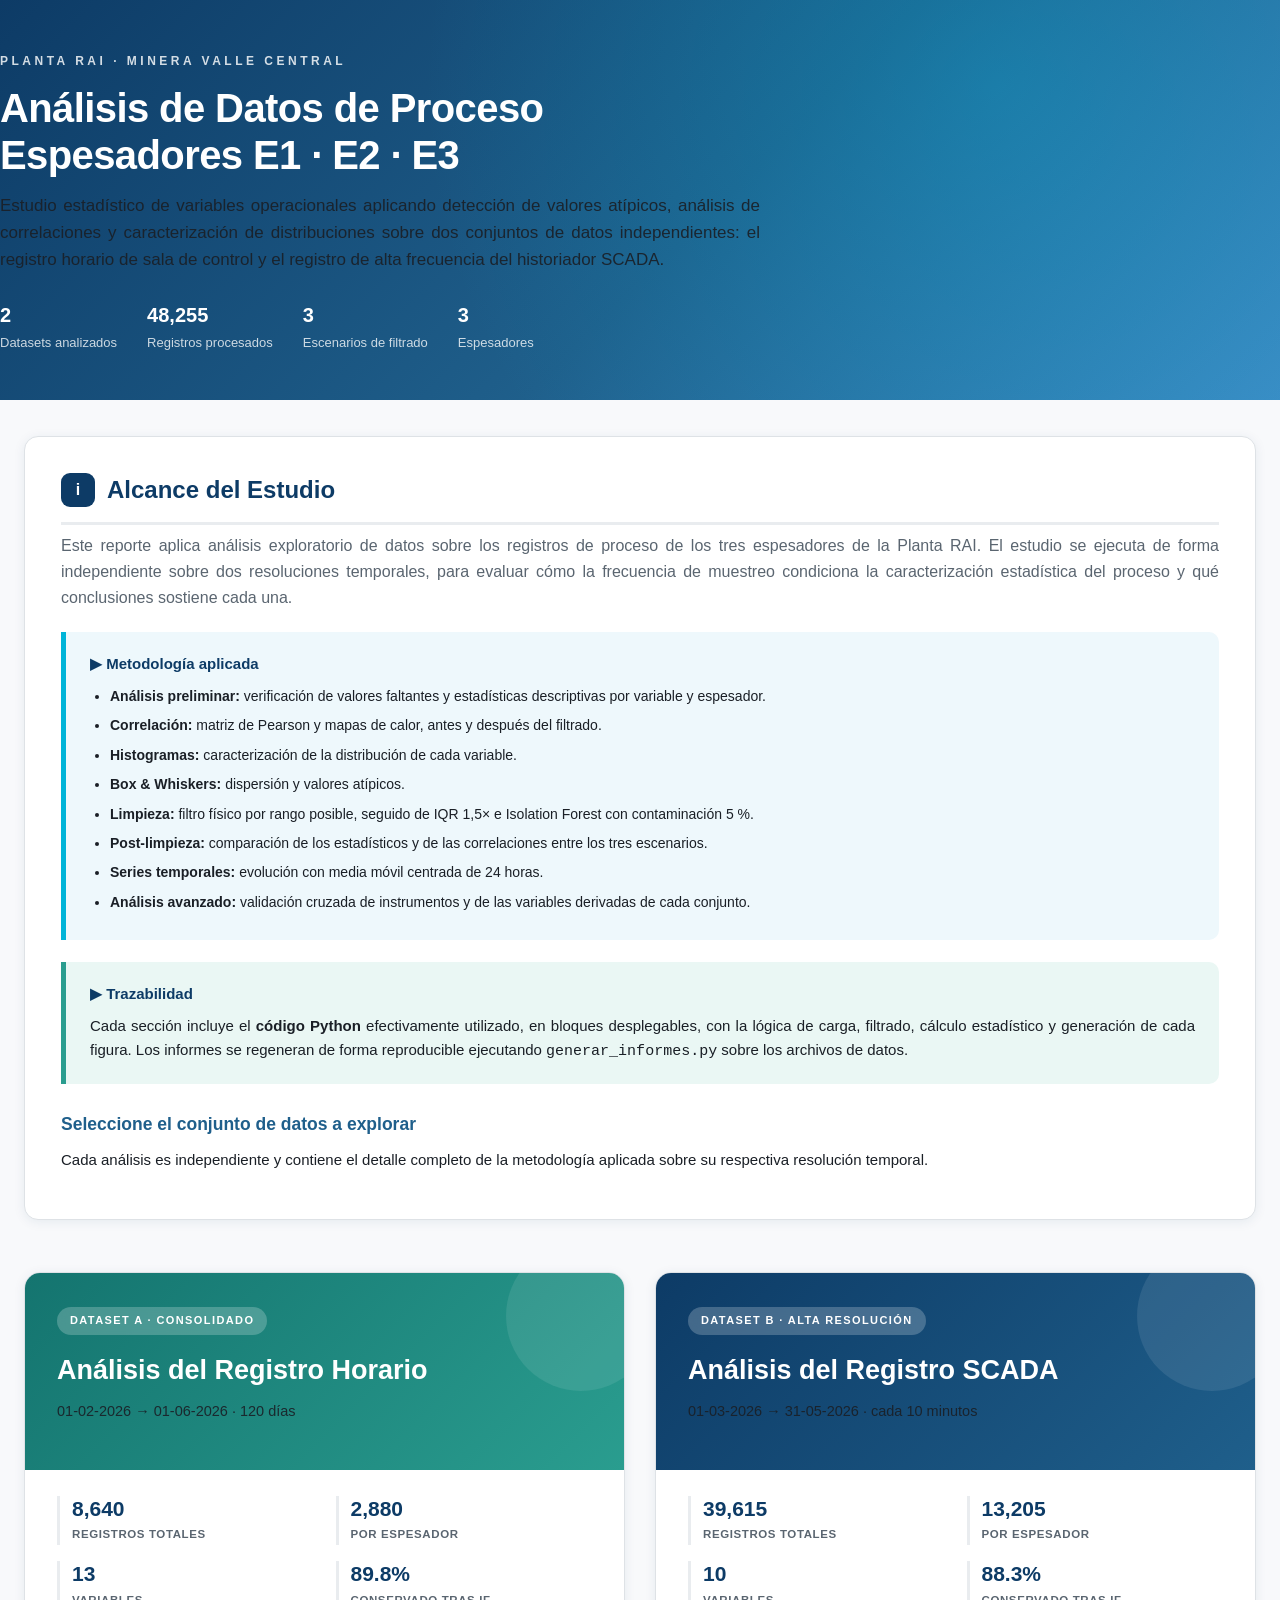
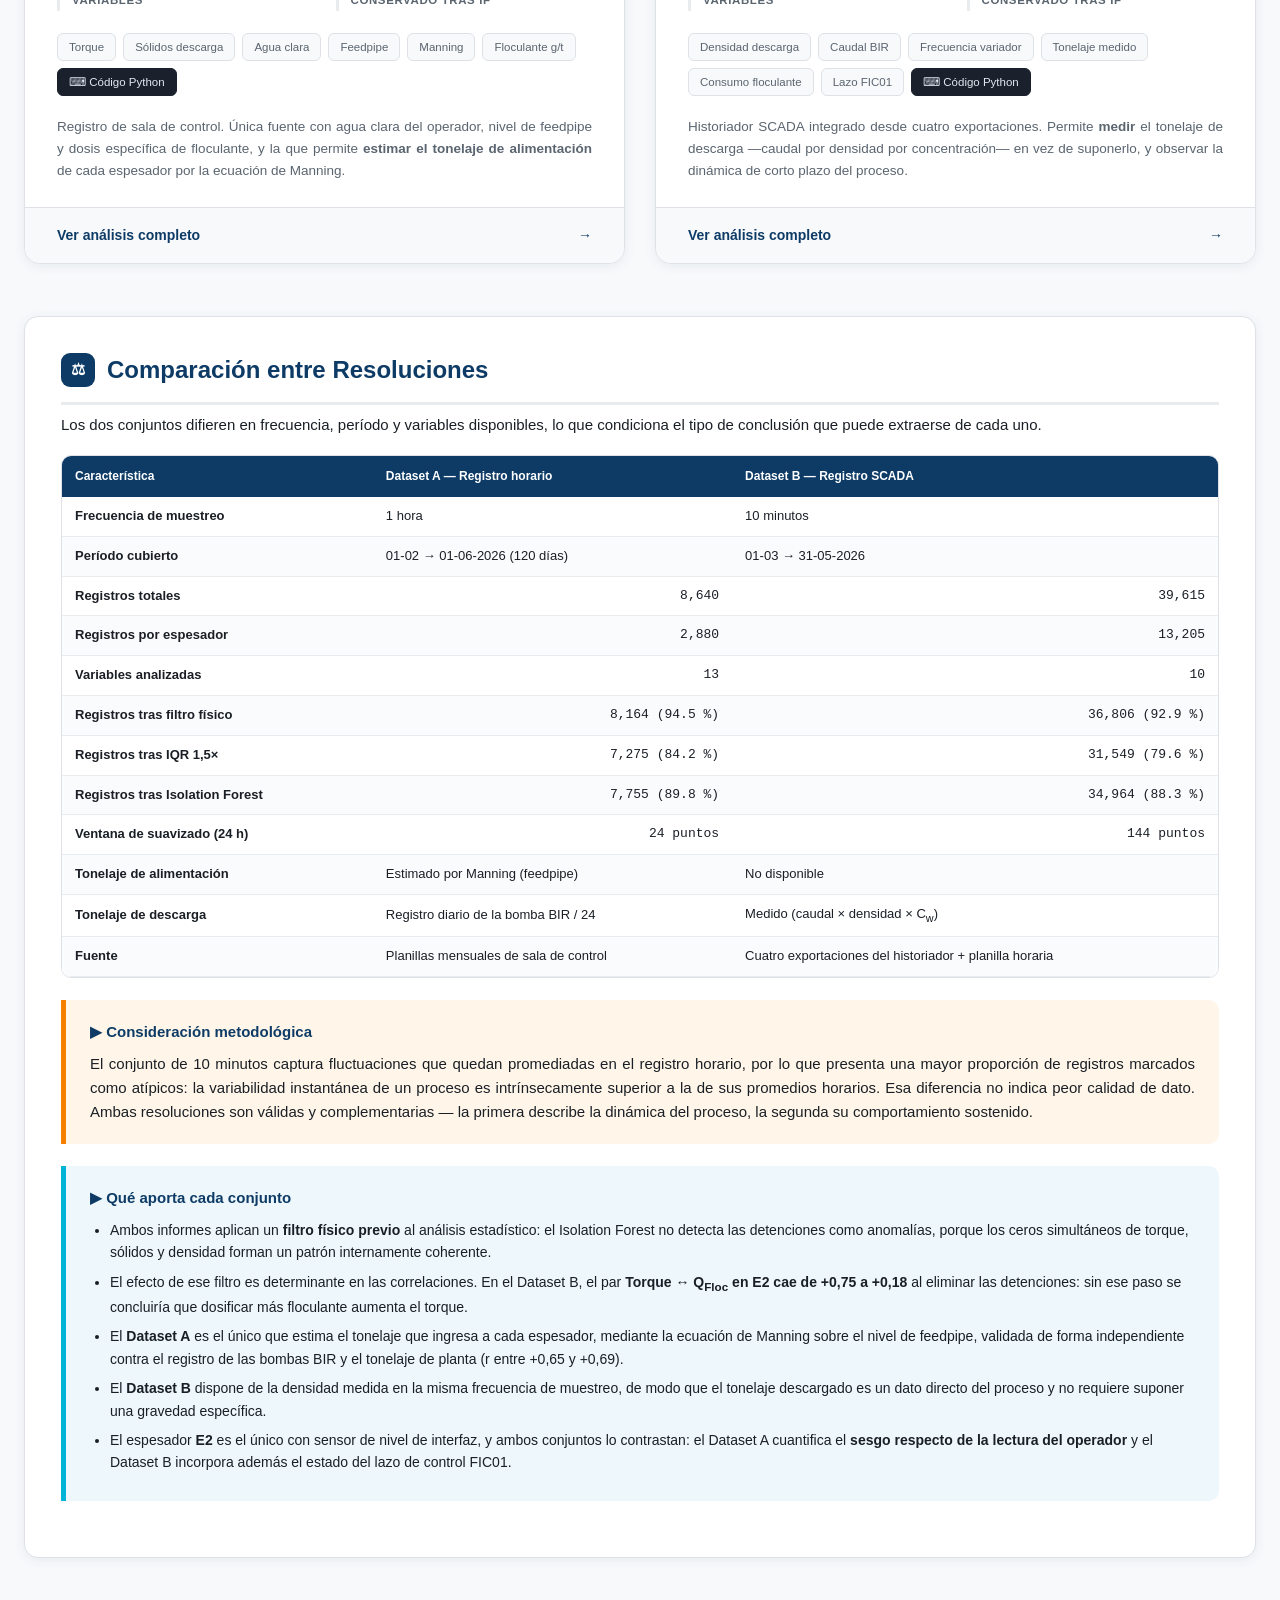
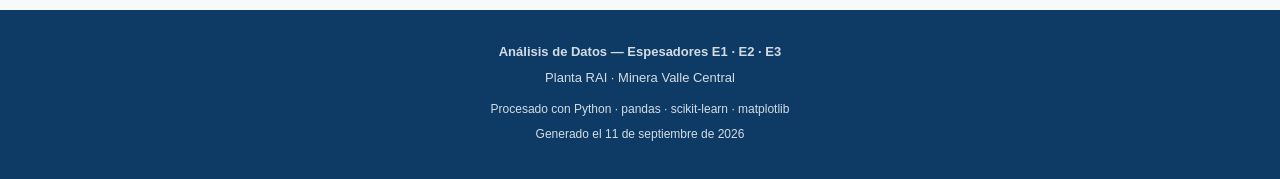
<file: index.html>
<!DOCTYPE html>
<html lang="es"><head><meta charset="UTF-8">
<meta name="viewport" content="width=device-width,initial-scale=1">
<title>Análisis de Datos — Espesadores E1·E2·E3</title>
<style>


:root{
  --azul:#0d3b66; --azul2:#1f5f8b; --azul3:#3d8bc4;
  --cyan:#00b4d8; --verde:#2a9d8f; --naranja:#f77f00; --rojo:#d62828;
  --gris:#f8f9fb; --gris2:#e9ecef; --texto:#1a1f26; --texto2:#5a6570;
  --borde:#dee2e6; --sombra:0 2px 12px rgba(13,59,102,.08);
  --sombra-h:0 12px 32px rgba(13,59,102,.16);
}
*{margin:0;padding:0;box-sizing:border-box}
body{font-family:'Segoe UI',-apple-system,'Helvetica Neue',Arial,sans-serif;
  background:var(--gris);color:var(--texto);line-height:1.6;font-size:15px}
.wrap{max-width:1400px;margin:0 auto;padding:0 24px}

/* HEADER */
header{background:linear-gradient(135deg,var(--azul) 0%,var(--azul2) 55%,var(--azul3) 100%);
  color:#fff;padding:0;position:relative;overflow:hidden}
header::after{content:'';position:absolute;inset:0;
  background:radial-gradient(circle at 78% 22%,rgba(0,180,216,.28),transparent 55%)}
.hd{position:relative;z-index:2;padding:52px 0 46px}
.eyebrow{font-size:12px;letter-spacing:3.5px;text-transform:uppercase;
  opacity:.82;font-weight:600;margin-bottom:14px}
h1{font-size:40px;font-weight:700;letter-spacing:-.6px;margin-bottom:12px;line-height:1.18}
.sub{font-size:17px;opacity:.9;font-weight:300;max-width:760px}
.hmeta{display:flex;gap:30px;margin-top:26px;flex-wrap:wrap}
.hmeta div{font-size:13px}
.hmeta b{display:block;font-size:20px;font-weight:600;margin-bottom:2px}
.hmeta span{opacity:.78}

/* NAV */
nav{background:#fff;border-bottom:1px solid var(--borde);position:sticky;top:0;
  z-index:100;box-shadow:0 1px 6px rgba(0,0,0,.05)}
nav .wrap{display:flex;gap:4px;overflow-x:auto;align-items:center}
nav a{padding:15px 17px;text-decoration:none;color:var(--texto2);font-size:13.5px;
  font-weight:500;white-space:nowrap;border-bottom:3px solid transparent;
  transition:all .2s}
nav a:hover{color:var(--azul);background:var(--gris)}
nav a.act{color:var(--azul);border-bottom-color:var(--cyan);font-weight:600}
.back{margin-right:auto;display:flex;align-items:center;gap:7px;
  color:var(--azul)!important;font-weight:600!important}

/* PORTADA CARDS */
.cards{display:grid;grid-template-columns:repeat(auto-fit,minmax(400px,1fr));
  gap:30px;margin:52px 0}
.card{background:#fff;border-radius:16px;overflow:hidden;box-shadow:var(--sombra);
  transition:transform .3s cubic-bezier(.2,.8,.2,1),box-shadow .3s;
  text-decoration:none;color:inherit;display:flex;flex-direction:column;
  border:1px solid var(--borde)}
.card:hover{transform:translateY(-7px);box-shadow:var(--sombra-h)}
.card-top{padding:34px 32px;color:#fff;position:relative;overflow:hidden}
.c10 .card-top{background:linear-gradient(135deg,#0d3b66,#1f5f8b)}
.c1h .card-top{background:linear-gradient(135deg,#14746f,#2a9d8f)}
.card-top::after{content:'';position:absolute;right:-32px;top:-32px;
  width:150px;height:150px;border-radius:50%;background:rgba(255,255,255,.09)}
.badge{display:inline-block;background:rgba(255,255,255,.22);padding:5px 13px;
  border-radius:20px;font-size:11px;font-weight:700;letter-spacing:1.4px;
  text-transform:uppercase;margin-bottom:14px;backdrop-filter:blur(6px)}
.card h2{font-size:27px;font-weight:700;margin-bottom:8px;position:relative;z-index:2}
.card-top p{font-size:14.5px;opacity:.9;position:relative;z-index:2}
.card-body{padding:26px 32px;flex:1}
.kv{display:grid;grid-template-columns:1fr 1fr;gap:16px 22px;margin-bottom:22px}
.kv>div{border-left:3px solid var(--gris2);padding-left:12px}
.kv b{display:block;font-size:21px;font-weight:700;color:var(--azul);line-height:1.2}
.kv span{font-size:11.5px;color:var(--texto2);text-transform:uppercase;
  letter-spacing:.6px;font-weight:600}
.tags{display:flex;flex-wrap:wrap;gap:7px;margin-bottom:20px}
.tag{background:var(--gris);border:1px solid var(--borde);padding:4px 11px;
  border-radius:6px;font-size:11.5px;color:var(--texto2);font-weight:500}
.card-foot{padding:16px 32px;background:var(--gris);border-top:1px solid var(--borde);
  display:flex;justify-content:space-between;align-items:center;
  font-weight:600;color:var(--azul);font-size:14px}
.arrow{transition:transform .25s}
.card:hover .arrow{transform:translateX(6px)}

/* SECCIONES */
section{background:#fff;border-radius:14px;padding:34px 36px;margin-bottom:26px;
  box-shadow:var(--sombra);border:1px solid var(--borde)}
h2.sec{font-size:24px;font-weight:700;color:var(--azul);margin-bottom:8px;
  padding-bottom:13px;border-bottom:3px solid var(--gris2);
  display:flex;align-items:center;gap:12px}
.num{background:var(--azul);color:#fff;width:34px;height:34px;border-radius:9px;
  display:inline-flex;align-items:center;justify-content:center;font-size:16px;
  font-weight:700;flex-shrink:0}
h3{font-size:17.5px;font-weight:650;color:var(--azul2);margin:26px 0 10px}
h4{font-size:15px;font-weight:650;color:var(--texto);margin:18px 0 8px}
p{margin-bottom:13px;color:var(--texto);text-align:justify}
.lead{font-size:16px;color:var(--texto2);margin-bottom:22px}

/* TABLAS */
.tw{overflow-x:auto;margin:18px 0;border-radius:10px;border:1px solid var(--borde)}
table{width:100%;border-collapse:collapse;font-size:13px;background:#fff}
th{background:var(--azul);color:#fff;padding:11px 13px;text-align:left;
  font-weight:600;font-size:12px;white-space:nowrap;position:sticky;top:0}
td{padding:9px 13px;border-bottom:1px solid var(--gris2)}
tbody tr:nth-child(even){background:#fafbfd}
tbody tr:hover{background:#eef4fa}
td.num-c{text-align:right;font-variant-numeric:tabular-nums;font-family:'SF Mono',Consolas,monospace}
.e1{border-left:4px solid #2E86AB}.e2{border-left:4px solid #A23B72}
.e3{border-left:4px solid #3BB273}
.pos{color:#1b7a4d;font-weight:600}.neg{color:#c1121f;font-weight:600}

/* CAJAS */
.box{border-left:5px solid var(--cyan);background:#eef8fc;padding:20px 24px;
  border-radius:0 10px 10px 0;margin:22px 0}
.box.warn{border-color:var(--naranja);background:#fff6e9}
.box.ok{border-color:var(--verde);background:#eaf7f4}
.box h4{margin-top:0;color:var(--azul);display:flex;align-items:center;gap:8px}
.box ul{margin:9px 0 0 20px}.box li{margin-bottom:7px;font-size:14px}

/* FIGURAS */
figure{margin:26px 0;text-align:center}
figure img{max-width:100%;height:auto;border-radius:11px;
  box-shadow:0 3px 16px rgba(0,0,0,.09);border:1px solid var(--borde)}
figcaption{margin-top:12px;font-size:13px;color:var(--texto2);font-style:italic;
  max-width:920px;margin-left:auto;margin-right:auto;line-height:1.55}
figcaption b{font-style:normal;color:var(--azul);font-weight:650}

/* KPIs */
.kpis{display:grid;grid-template-columns:repeat(auto-fit,minmax(185px,1fr));
  gap:15px;margin:24px 0}
.kpi{background:linear-gradient(160deg,#fff,var(--gris));border:1px solid var(--borde);
  border-radius:11px;padding:19px;text-align:center;transition:transform .2s}
.kpi:hover{transform:translateY(-3px)}
.kpi b{display:block;font-size:28px;font-weight:700;color:var(--azul);line-height:1.15}
.kpi span{font-size:11.5px;color:var(--texto2);text-transform:uppercase;
  letter-spacing:.7px;font-weight:600;display:block;margin-top:5px}
.kpi small{display:block;font-size:11px;color:var(--texto2);margin-top:4px;opacity:.8}

/* TABS */
.tabs{display:flex;gap:6px;margin:22px 0 0;border-bottom:2px solid var(--gris2)}
.tab{padding:11px 21px;background:none;border:none;cursor:pointer;font-size:14px;
  font-weight:600;color:var(--texto2);border-bottom:3px solid transparent;
  transition:all .2s;font-family:inherit;margin-bottom:-2px}
.tab:hover{color:var(--azul);background:var(--gris)}
.tab.act{color:var(--azul);border-bottom-color:var(--cyan)}
.pane{display:none;padding-top:20px}.pane.act{display:block}

footer{background:var(--azul);color:#fff;padding:32px 0;margin-top:52px;
  text-align:center;font-size:13px}
footer p{color:#fff;opacity:.82;text-align:center;margin-bottom:5px}
@media print{nav{display:none}section{box-shadow:none;page-break-inside:avoid}}
@media(max-width:768px){h1{font-size:29px}.cards{grid-template-columns:1fr}
  section{padding:22px}.kv{grid-template-columns:1fr}}


/* ═══════ BLOQUES DE CÓDIGO PYTHON ═══════ */
.codigo{margin:22px 0;border-radius:11px;overflow:hidden;
  border:1px solid #2d3748;box-shadow:0 3px 14px rgba(13,59,102,.13)}
.cod-head{background:linear-gradient(90deg,#1a202c,#2d3748);color:#e2e8f0;
  padding:12px 18px;display:flex;align-items:center;gap:11px;cursor:pointer;
  user-select:none;transition:background .2s;font-size:13.5px}
.cod-head:hover{background:linear-gradient(90deg,#2d3748,#3a4759)}
.cod-head .py{background:#3776ab;color:#fff;font-size:10.5px;font-weight:700;
  padding:3px 9px;border-radius:4px;letter-spacing:.6px;flex-shrink:0}
.cod-head .tt{font-weight:600;flex:1}
.cod-head .tg{font-size:11px;opacity:.7;font-weight:400}
.cod-head .ch{transition:transform .25s;font-size:12px;opacity:.75}
.codigo.open .cod-head .ch{transform:rotate(180deg)}
.cod-body{max-height:0;overflow:hidden;transition:max-height .35s ease}
.codigo.open .cod-body{max-height:3200px}
.cod-body pre{background:#1a202c;color:#e2e8f0;padding:20px 22px;margin:0;
  overflow-x:auto;font-family:'SF Mono','Cascadia Code',Consolas,'Courier New',monospace;
  font-size:12.5px;line-height:1.72;tab-size:4}
.cod-body code{font-family:inherit;white-space:pre}
/* Sintaxis */
.k{color:#c792ea;font-weight:600}   /* keyword */
.f{color:#82aaff}                    /* función */
.s{color:#c3e88d}                    /* string */
.n{color:#f78c6c}                    /* número */
.c{color:#5c6b7d;font-style:italic}  /* comentario */
.o{color:#89ddff}                    /* operador */
.b{color:#ffcb6b}                    /* builtin/clase */
.cod-body pre::-webkit-scrollbar{height:9px}
.cod-body pre::-webkit-scrollbar-track{background:#111722}
.cod-body pre::-webkit-scrollbar-thumb{background:#4a5568;border-radius:5px}
.cod-body pre::-webkit-scrollbar-thumb:hover{background:#5f6b7e}
.cod-nota{background:#eef8fc;border-left:4px solid var(--cyan);padding:11px 16px;
  font-size:13px;color:var(--texto2);border-radius:0 7px 7px 0;margin:-4px 0 20px}
.exp-all{background:var(--azul);color:#fff;border:none;padding:8px 16px;
  border-radius:7px;font-size:12.5px;font-weight:600;cursor:pointer;
  font-family:inherit;margin:6px 0 16px;transition:background .2s}
.exp-all:hover{background:var(--azul2)}


</style></head><body>

<header><div class="wrap hd">
  <div class="eyebrow">Planta RAI &middot; Minera Valle Central</div>
  <h1>Análisis de Datos de Proceso<br>Espesadores E1 &middot; E2 &middot; E3</h1>
  <p class="sub">Estudio estadístico de variables operacionales aplicando
  detección de valores atípicos, análisis de correlaciones y caracterización de
  distribuciones sobre dos conjuntos de datos independientes: el registro
  horario de sala de control y el registro de alta frecuencia del historiador
  SCADA.</p>
  <div class="hmeta">
    <div><b>2</b><span>Datasets analizados</span></div>
    <div><b>48,255</b><span>Registros procesados</span></div>
    <div><b>3</b><span>Escenarios de filtrado</span></div>
    <div><b>3</b><span>Espesadores</span></div>
  </div>
</div></header>

<div class="wrap">

<section style="margin-top:36px">
  <h2 class="sec"><span class="num">i</span>Alcance del Estudio</h2>
  <p class="lead">Este reporte aplica análisis exploratorio de datos sobre los
  registros de proceso de los tres espesadores de la Planta RAI. El estudio se
  ejecuta de forma independiente sobre dos resoluciones temporales, para evaluar
  cómo la frecuencia de muestreo condiciona la caracterización estadística del
  proceso y qué conclusiones sostiene cada una.</p>

  <div class="box"><h4>&#9654; Metodología aplicada</h4><ul><li><b>Análisis preliminar:</b> verificación de valores faltantes y estadísticas descriptivas por variable y espesador.</li><li><b>Correlación:</b> matriz de Pearson y mapas de calor, antes y después del filtrado.</li><li><b>Histogramas:</b> caracterización de la distribución de cada variable.</li><li><b>Box &amp; Whiskers:</b> dispersión y valores atípicos.</li><li><b>Limpieza:</b> filtro físico por rango posible, seguido de IQR 1,5× e Isolation Forest con contaminación 5 %.</li><li><b>Post-limpieza:</b> comparación de los estadísticos y de las correlaciones entre los tres escenarios.</li><li><b>Series temporales:</b> evolución con media móvil centrada de 24 horas.</li><li><b>Análisis avanzado:</b> validación cruzada de instrumentos y de las variables derivadas de cada conjunto.</li></ul></div>

  <div class="box ok"><h4>&#9654; Trazabilidad</h4><p style="margin:0">Cada sección incluye el <b>código Python</b> efectivamente utilizado, en bloques desplegables, con la lógica de carga, filtrado, cálculo estadístico y generación de cada figura. Los informes se regeneran de forma reproducible ejecutando <code>generar_informes.py</code> sobre los archivos de datos.</p></div>

  <h3>Seleccione el conjunto de datos a explorar</h3>
  <p>Cada análisis es independiente y contiene el detalle completo de la
  metodología aplicada sobre su respectiva resolución temporal.</p>
</section>

<div class="cards">
  <a href="analisis_datasetA2026.html" class="card c1h">
    <div class="card-top">
      <span class="badge">Dataset A · Consolidado</span>
      <h2>Análisis del Registro Horario</h2>
      <p>01-02-2026 → 01-06-2026 · 120 días</p>
    </div>
    <div class="card-body">
      <div class="kv">
        <div><b>8,640</b><span>Registros totales</span></div>
        <div><b>2,880</b><span>Por espesador</span></div>
        <div><b>13</b><span>Variables</span></div>
        <div><b>89.8%</b><span>Conservado tras IF</span></div>
      </div>
      <div class="tags">
        <span class="tag">Torque</span><span class="tag">Sólidos descarga</span>
        <span class="tag">Agua clara</span><span class="tag">Feedpipe</span>
        <span class="tag">Manning</span><span class="tag">Floculante g/t</span>
        <span class="tag" style="background:#1a202c;color:#e2e8f0;border-color:#1a202c">⌨ Código Python</span>
      </div>
      <p style="font-size:13.5px;color:var(--texto2);margin:0">
      Registro de sala de control. Única fuente con agua clara del operador,
      nivel de feedpipe y dosis específica de floculante, y la que permite
      <b>estimar el tonelaje de alimentación</b> de cada espesador por la
      ecuación de Manning.</p>
    </div>
    <div class="card-foot"><span>Ver análisis completo</span><span class="arrow">→</span></div>
  </a>

  <a href="analisis_datasetB2026.html" class="card c10">
    <div class="card-top">
      <span class="badge">Dataset B · Alta resolución</span>
      <h2>Análisis del Registro SCADA</h2>
      <p>01-03-2026 → 31-05-2026 · cada 10 minutos</p>
    </div>
    <div class="card-body">
      <div class="kv">
        <div><b>39,615</b><span>Registros totales</span></div>
        <div><b>13,205</b><span>Por espesador</span></div>
        <div><b>10</b><span>Variables</span></div>
        <div><b>88.3%</b><span>Conservado tras IF</span></div>
      </div>
      <div class="tags">
        <span class="tag">Densidad descarga</span><span class="tag">Caudal BIR</span>
        <span class="tag">Frecuencia variador</span><span class="tag">Tonelaje medido</span>
        <span class="tag">Consumo floculante</span><span class="tag">Lazo FIC01</span>
        <span class="tag" style="background:#1a202c;color:#e2e8f0;border-color:#1a202c">⌨ Código Python</span>
      </div>
      <p style="font-size:13.5px;color:var(--texto2);margin:0">
      Historiador SCADA integrado desde cuatro exportaciones. Permite
      <b>medir</b> el tonelaje de descarga —caudal por densidad por
      concentración— en vez de suponerlo, y observar la dinámica de corto
      plazo del proceso.</p>
    </div>
    <div class="card-foot"><span>Ver análisis completo</span><span class="arrow">→</span></div>
  </a>
</div>

<section>
  <h2 class="sec"><span class="num">⚖</span>Comparación entre Resoluciones</h2>
  <p>Los dos conjuntos difieren en frecuencia, período y variables disponibles,
  lo que condiciona el tipo de conclusión que puede extraerse de cada uno.</p>
  <div class="tw"><table><thead><tr><th>Característica</th><th>Dataset A — Registro horario</th><th>Dataset B — Registro SCADA</th></tr></thead><tbody><tr><td><b>Frecuencia de muestreo</b></td><td>1 hora</td><td>10 minutos</td></tr><tr><td><b>Período cubierto</b></td><td>01-02 → 01-06-2026 (120 días)</td><td>01-03 → 31-05-2026</td></tr><tr><td><b>Registros totales</b></td><td class="num-c">8,640</td><td class="num-c">39,615</td></tr><tr><td><b>Registros por espesador</b></td><td class="num-c">2,880</td><td class="num-c">13,205</td></tr><tr><td><b>Variables analizadas</b></td><td class="num-c">13</td><td class="num-c">10</td></tr><tr><td><b>Registros tras filtro físico</b></td><td class="num-c">8,164 (94.5 %)</td><td class="num-c">36,806 (92.9 %)</td></tr><tr><td><b>Registros tras IQR 1,5×</b></td><td class="num-c">7,275 (84.2 %)</td><td class="num-c">31,549 (79.6 %)</td></tr><tr><td><b>Registros tras Isolation Forest</b></td><td class="num-c">7,755 (89.8 %)</td><td class="num-c">34,964 (88.3 %)</td></tr><tr><td><b>Ventana de suavizado (24 h)</b></td><td class="num-c">24 puntos</td><td class="num-c">144 puntos</td></tr><tr><td><b>Tonelaje de alimentación</b></td><td>Estimado por Manning (feedpipe)</td><td>No disponible</td></tr><tr><td><b>Tonelaje de descarga</b></td><td>Registro diario de la bomba BIR / 24</td><td>Medido (caudal × densidad × C<sub>w</sub>)</td></tr><tr><td><b>Fuente</b></td><td>Planillas mensuales de sala de control</td><td>Cuatro exportaciones del historiador + planilla horaria</td></tr></tbody></table></div>

  <div class="box warn"><h4>&#9654; Consideración metodológica</h4><p style="margin:0">El conjunto de 10 minutos captura fluctuaciones que quedan promediadas en el registro horario, por lo que presenta una mayor proporción de registros marcados como atípicos: la variabilidad instantánea de un proceso es intrínsecamente superior a la de sus promedios horarios. Esa diferencia no indica peor calidad de dato. Ambas resoluciones son válidas y complementarias — la primera describe la dinámica del proceso, la segunda su comportamiento sostenido.</p></div>

  <div class="box"><h4>&#9654; Qué aporta cada conjunto</h4><ul><li>Ambos informes aplican un <b>filtro físico previo</b> al análisis estadístico: el Isolation Forest no detecta las detenciones como anomalías, porque los ceros simultáneos de torque, sólidos y densidad forman un patrón internamente coherente.</li><li>El efecto de ese filtro es determinante en las correlaciones. En el Dataset B, el par <b>Torque ↔ Q<sub>Floc</sub> en E2 cae de +0,75 a +0,18</b> al eliminar las detenciones: sin ese paso se concluiría que dosificar más floculante aumenta el torque.</li><li>El <b>Dataset A</b> es el único que estima el tonelaje que ingresa a cada espesador, mediante la ecuación de Manning sobre el nivel de feedpipe, validada de forma independiente contra el registro de las bombas BIR y el tonelaje de planta (r entre +0,65 y +0,69).</li><li>El <b>Dataset B</b> dispone de la densidad medida en la misma frecuencia de muestreo, de modo que el tonelaje descargado es un dato directo del proceso y no requiere suponer una gravedad específica.</li><li>El espesador <b>E2</b> es el único con sensor de nivel de interfaz, y ambos conjuntos lo contrastan: el Dataset A cuantifica el <b>sesgo respecto de la lectura del operador</b> y el Dataset B incorpora además el estado del lazo de control FIC01.</li></ul></div>
</section>
</div>

<footer><div class="wrap">
  <p><b>Análisis de Datos — Espesadores E1 · E2 · E3</b></p>
  <p>Planta RAI · Minera Valle Central</p>
  <p style="margin-top:12px;font-size:12px">Procesado con Python · pandas ·
     scikit-learn · matplotlib</p>
  <p style="font-size:12px">Generado el 11 de septiembre de 2026</p>
</div></footer>
</body></html>
</file>
